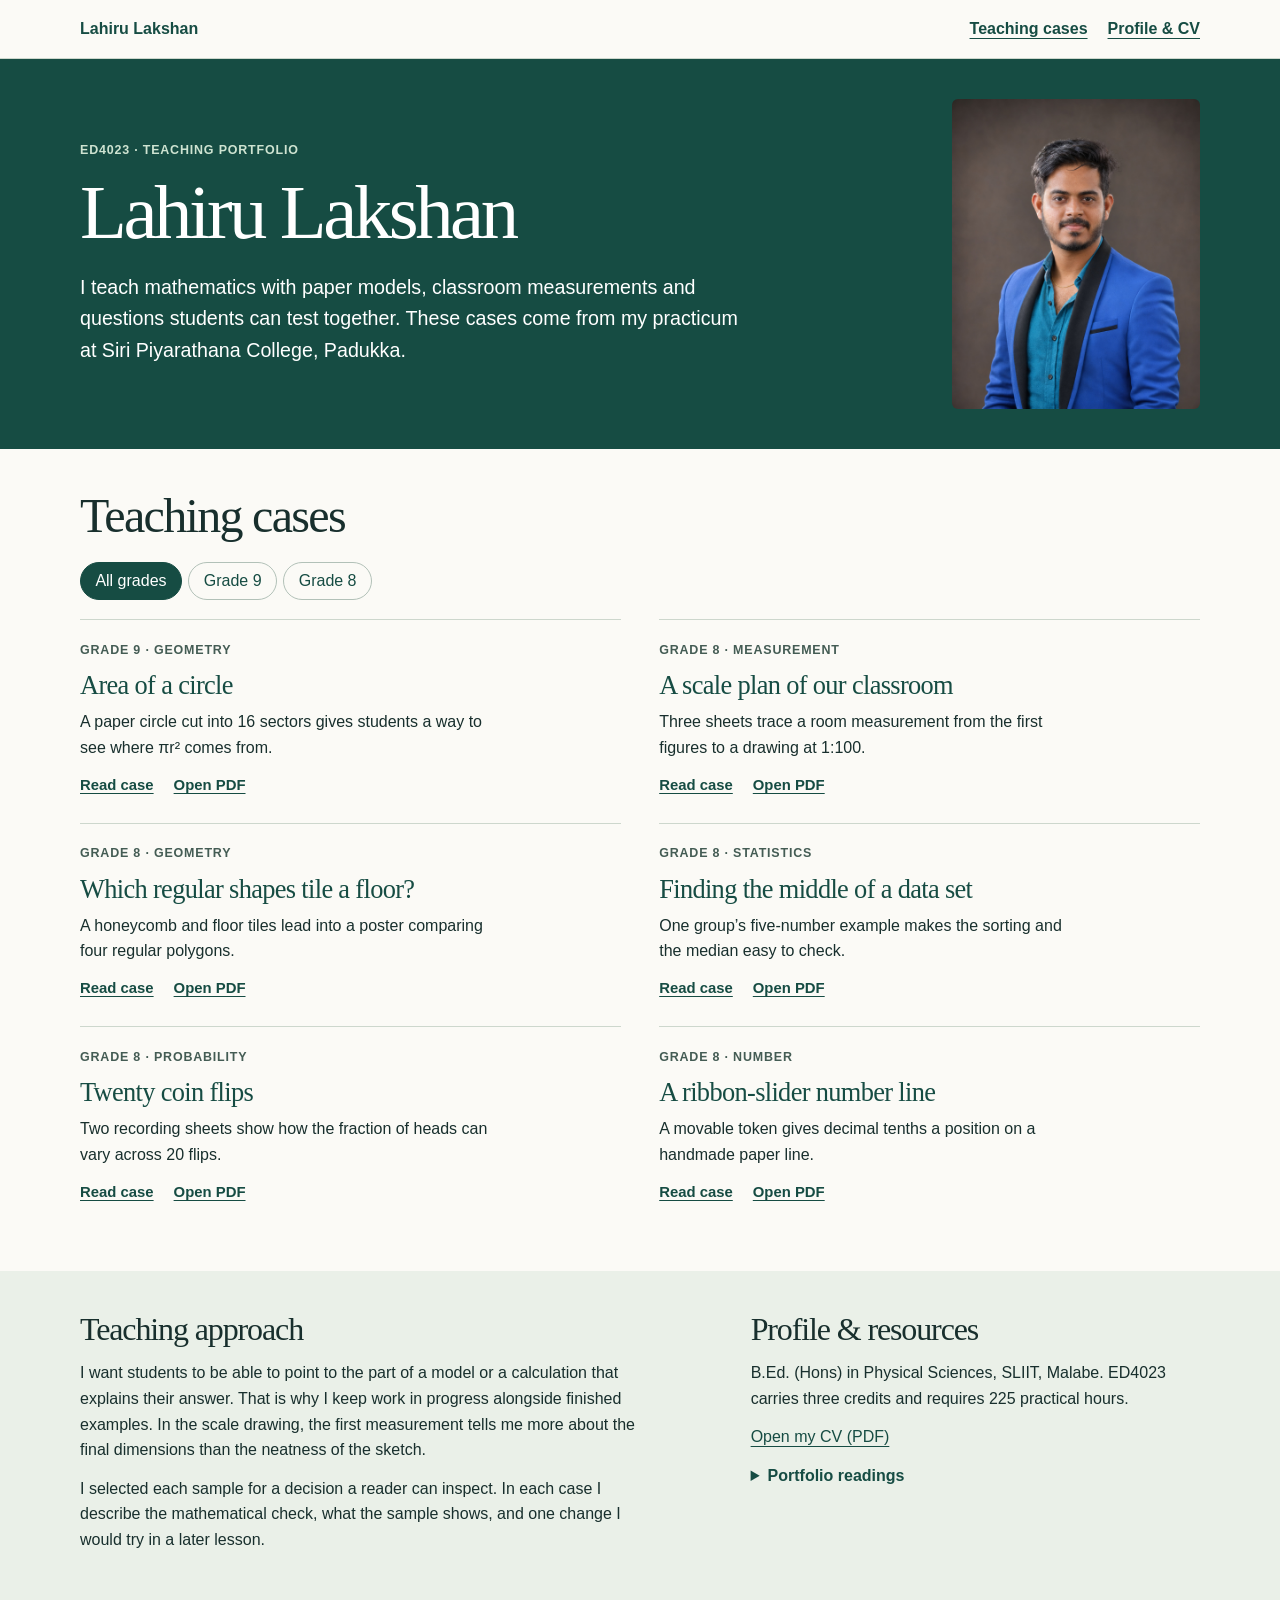
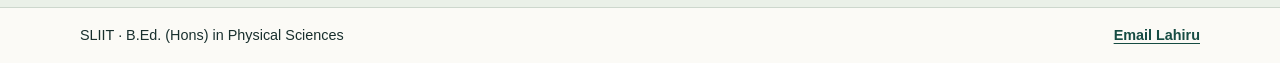
<file: index.html>
<!doctype html>
<html lang="en"><head><meta charset="utf-8"><meta name="viewport" content="width=device-width,initial-scale=1"><title>Mathematics teaching portfolio | Lahiru Lakshan</title><link rel="stylesheet" href="assets/portfolio.css"></head>
<body><a class="skip" href="#main">Skip to content</a><header><div class="wrap"><a class="brand" href="index.html">Lahiru Lakshan</a><nav aria-label="Portfolio"><a href="index.html#cases">Teaching cases</a><a href="index.html#profile">Profile &amp; CV</a></nav></div></header>
<main id="main"><section class="intro"><div class="wrap hero"><div><p class="meta">ED4023 · Teaching portfolio</p><h1>Lahiru Lakshan</h1><p class="lead">I teach mathematics with paper models, classroom measurements and questions students can test together. These cases come from my practicum at Siri Piyarathana College, Padukka.</p></div><img src="assets/images/lahiru.jpg" width="1120" height="1400" alt="Portrait of Lahiru Lakshan" fetchpriority="high"></div></section>
<section class="wrap section" id="cases" aria-labelledby="cases-heading"><h2 id="cases-heading">Teaching cases</h2>
<div class="filters" aria-label="Filter cases by grade" role="group" hidden><button type="button" data-grade="0" aria-pressed="true">All grades</button><button type="button" data-grade="9" aria-pressed="false">Grade 9</button><button type="button" data-grade="8" aria-pressed="false">Grade 8</button></div><p class="visually-hidden" role="status" id="count"></p>
<div class="grid"><article class="entry" data-case-grade="9"><p class="meta">Grade 9 · Geometry</p><h3><a href="circle-area.html">Area of a circle</a></h3><p>A paper circle cut into 16 sectors gives students a way to see where πr² comes from.</p><div class="actions"><a href="circle-area.html" aria-label="Read case: Area of a circle">Read case</a><a href="assets/docs/lahiru-grade9-circle-area-5e-lesson-plan.pdf" target="_blank" rel="noopener" aria-label="Open PDF: Area of a circle">Open PDF</a></div></article>
<article class="entry" data-case-grade="8"><p class="meta">Grade 8 · Measurement</p><h3><a href="scale-drawing.html">A scale plan of our classroom</a></h3><p>Three sheets trace a room measurement from the first figures to a drawing at 1:100.</p><div class="actions"><a href="scale-drawing.html" aria-label="Read case: A scale plan of our classroom">Read case</a><a href="assets/docs/lahiru-grade8-scale-diagrams-and-numberline-aid.pdf" target="_blank" rel="noopener" aria-label="Open PDF: A scale plan of our classroom">Open PDF</a></div></article>
<article class="entry" data-case-grade="8"><p class="meta">Grade 8 · Geometry</p><h3><a href="tessellation.html">Which regular shapes tile a floor?</a></h3><p>A honeycomb and floor tiles lead into a poster comparing four regular polygons.</p><div class="actions"><a href="tessellation.html" aria-label="Read case: Which regular shapes tile a floor?">Read case</a><a href="assets/docs/lahiru-grade8-tessellation-teaching-aid-report.pdf" target="_blank" rel="noopener" aria-label="Open PDF: Which regular shapes tile a floor?">Open PDF</a></div></article>
<article class="entry" data-case-grade="8"><p class="meta">Grade 8 · Statistics</p><h3><a href="statistics.html">Finding the middle of a data set</a></h3><p>One group’s five-number example makes the sorting and the median easy to check.</p><div class="actions"><a href="statistics.html" aria-label="Read case: Finding the middle of a data set">Read case</a><a href="assets/docs/lahiru-grade8-data-representation-action-study.pdf" target="_blank" rel="noopener" aria-label="Open PDF: Finding the middle of a data set">Open PDF</a></div></article>
<article class="entry" data-case-grade="8"><p class="meta">Grade 8 · Probability</p><h3><a href="probability.html">Twenty coin flips</a></h3><p>Two recording sheets show how the fraction of heads can vary across 20 flips.</p><div class="actions"><a href="probability.html" aria-label="Read case: Twenty coin flips">Read case</a><a href="assets/docs/lahiru-grade8-probability-experimental-lab.pdf" target="_blank" rel="noopener" aria-label="Open PDF: Twenty coin flips">Open PDF</a></div></article>
<article class="entry" data-case-grade="8"><p class="meta">Grade 8 · Number</p><h3><a href="number-line.html">A ribbon-slider number line</a></h3><p>A movable token gives decimal tenths a position on a handmade paper line.</p><div class="actions"><a href="number-line.html" aria-label="Read case: A ribbon-slider number line">Read case</a><a href="assets/docs/lahiru-grade8-triangle-construction-activity.pdf" target="_blank" rel="noopener" aria-label="Open PDF: A ribbon-slider number line">Open PDF</a></div></article></div></section>
<section id="profile" class="profile section"><div class="wrap"><div><h2>Teaching approach</h2><p>I want students to be able to point to the part of a model or a calculation that explains their answer. That is why I keep work in progress alongside finished examples. In the scale drawing, the first measurement tells me more about the final dimensions than the neatness of the sketch.</p><p>I selected each sample for a decision a reader can inspect. In each case I describe the mathematical check, what the sample shows, and one change I would try in a later lesson.</p></div><div><h2>Profile &amp; resources</h2><p>B.Ed. (Hons) in Physical Sciences, SLIIT, Malabe. ED4023 carries three credits and requires 225 practical hours.</p><p><a href="assets/docs/lahiru-lakshan-cv.pdf" target="_blank" rel="noopener">Open my CV (PDF)</a></p><details><summary>Portfolio readings</summary><ul><li><a href="assets/docs/amaya-et-al-2013-eportfolio-framework.pdf" target="_blank" rel="noopener">Educational e-portfolios: uses and tools</a> · Amaya and colleagues, 2013</li><li><a href="assets/docs/preparing-a-teaching-portfolio-handbook.pdf" target="_blank" rel="noopener">Preparing a Teaching Portfolio</a> · Mues and Sorcinelli, 2000</li></ul></details></div></div></section></main>
<script>
const filters = document.querySelector(".filters");
filters.hidden = false;
const entries = document.querySelectorAll("[data-case-grade]");
filters.addEventListener("click", event => {
  const selected = event.target.closest("button");
  if (!selected) return;
  let count = 0;
  for (const entry of entries) {
    entry.hidden = selected.dataset.grade !== "0" && entry.dataset.caseGrade !== selected.dataset.grade;
    if (!entry.hidden) count++;
  }
  for (const button of filters.querySelectorAll("button")) button.setAttribute("aria-pressed", String(button === selected));
  document.querySelector("#count").textContent = count + (count === 1 ? " case shown" : " cases shown");
});
</script><footer><div class="wrap"><span>SLIIT · B.Ed. (Hons) in Physical Sciences</span><a href="mailto:lakshan2026lahiru1415@gmail.com">Email Lahiru</a></div></footer></body></html>
</file>
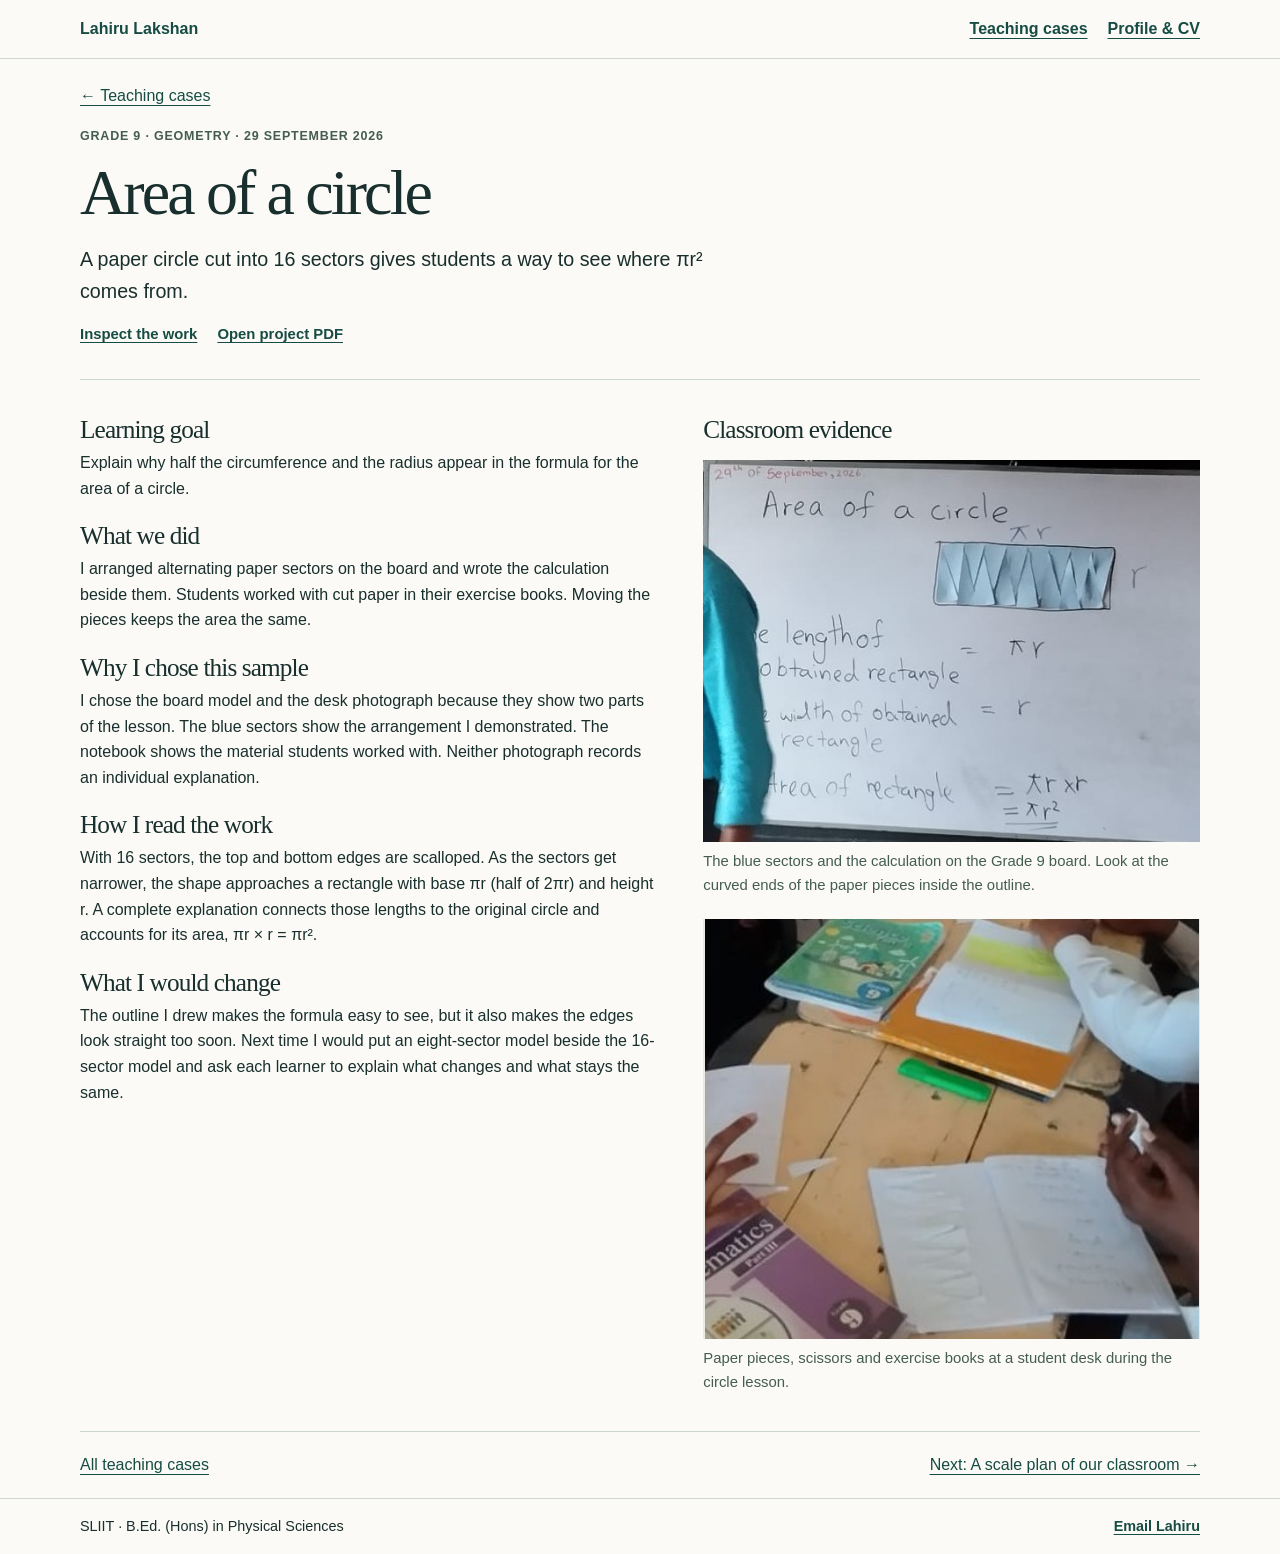
<file: circle-area.html>
<!doctype html>
<html lang="en"><head><meta charset="utf-8"><meta name="viewport" content="width=device-width,initial-scale=1"><title>Area of a circle | Lahiru Lakshan</title><link rel="stylesheet" href="assets/portfolio.css"></head>
<body><a class="skip" href="#main">Skip to content</a><header><div class="wrap"><a class="brand" href="index.html">Lahiru Lakshan</a><nav aria-label="Portfolio"><a href="index.html#cases">Teaching cases</a><a href="index.html#profile">Profile &amp; CV</a></nav></div></header>
<main class="wrap" id="main"><div class="case-head"><a class="back" href="index.html#cases">← Teaching cases</a><p class="meta">Grade 9 · Geometry · 29 September 2026</p><h1>Area of a circle</h1><p class="lead">A paper circle cut into 16 sectors gives students a way to see where πr² comes from.</p><div class="actions"><a href="#samples">Inspect the work</a><a href="assets/docs/lahiru-grade9-circle-area-5e-lesson-plan.pdf" target="_blank" rel="noopener">Open project PDF</a></div></div>
<div class="casebody"><div class="notes"><section><h2>Learning goal</h2><p>Explain why half the circumference and the radius appear in the formula for the area of a circle.</p></section>
<section><h2>What we did</h2><p>I arranged alternating paper sectors on the board and wrote the calculation beside them. Students worked with cut paper in their exercise books. Moving the pieces keeps the area the same.</p></section>
<section><h2>Why I chose this sample</h2><p>I chose the board model and the desk photograph because they show two parts of the lesson. The blue sectors show the arrangement I demonstrated. The notebook shows the material students worked with. Neither photograph records an individual explanation.</p></section>
<section><h2>How I read the work</h2><p>With 16 sectors, the top and bottom edges are scalloped. As the sectors get narrower, the shape approaches a rectangle with base πr (half of 2πr) and height r. A complete explanation connects those lengths to the original circle and accounts for its area, πr × r = πr².</p></section>
<section><h2>What I would change</h2><p>The outline I drew makes the formula easy to see, but it also makes the edges look straight too soon. Next time I would put an eight-sector model beside the 16-sector model and ask each learner to explain what changes and what stays the same.</p></section></div><section class="samples" id="samples"><h2>Classroom evidence</h2><figure><a href="assets/images/board.jpg" target="_blank" rel="noopener" aria-label="Open full-size image: The blue sectors and the calculation on the Grade 9 board. Look at the curved ends of the paper pieces inside the outline."><img src="assets/images/board.jpg" alt="The blue sectors and the calculation on the Grade 9 board. Look at the curved ends of the paper pieces inside the outline."></a><figcaption>The blue sectors and the calculation on the Grade 9 board. Look at the curved ends of the paper pieces inside the outline.</figcaption></figure>
<figure><a href="assets/images/sectors.jpg" target="_blank" rel="noopener" aria-label="Open full-size image: Paper pieces, scissors and exercise books at a student desk during the circle lesson."><img src="assets/images/sectors.jpg" alt="Paper pieces, scissors and exercise books at a student desk during the circle lesson."></a><figcaption>Paper pieces, scissors and exercise books at a student desk during the circle lesson.</figcaption></figure></section></div>
<nav class="casefoot" aria-label="More cases"><a href="index.html#cases">All teaching cases</a><a href="scale-drawing.html">Next: A scale plan of our classroom →</a></nav></main><footer><div class="wrap"><span>SLIIT · B.Ed. (Hons) in Physical Sciences</span><a href="mailto:mynewone2024lahiru@gmail.com">Email Lahiru</a></div></footer></body></html>
</file>
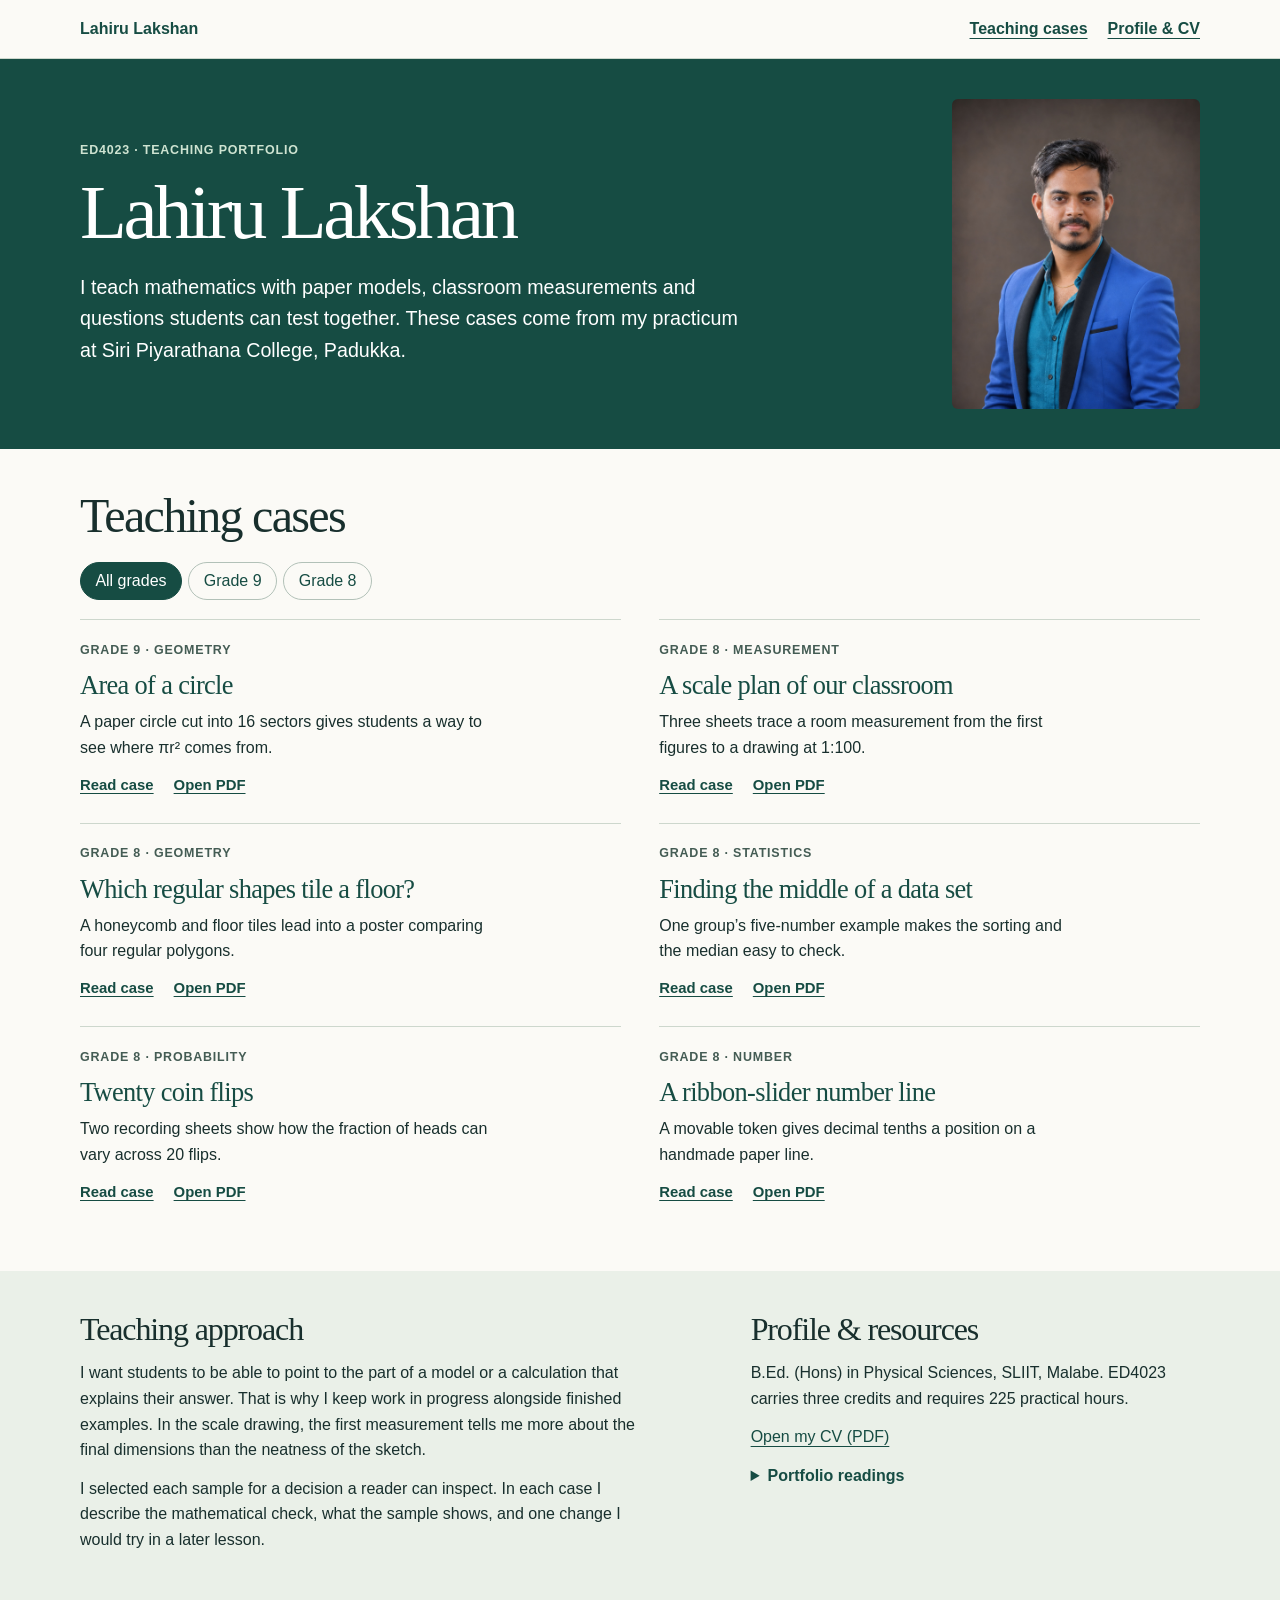
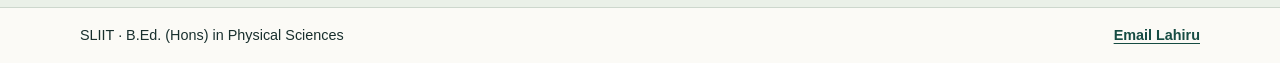
<file: lahiru_b_ed_hons_e_portfolio_rapid_delivery_system.html>
<!doctype html>
<html lang="en"><head><meta charset="utf-8"><meta name="viewport" content="width=device-width,initial-scale=1"><title>Mathematics teaching portfolio | Lahiru Lakshan</title><link rel="stylesheet" href="assets/portfolio.css"></head>
<body><a class="skip" href="#main">Skip to content</a><header><div class="wrap"><a class="brand" href="index.html">Lahiru Lakshan</a><nav aria-label="Portfolio"><a href="index.html#cases">Teaching cases</a><a href="index.html#profile">Profile &amp; CV</a></nav></div></header>
<main id="main"><section class="intro"><div class="wrap hero"><div><p class="meta">ED4023 · Teaching portfolio</p><h1>Lahiru Lakshan</h1><p class="lead">I teach mathematics with paper models, classroom measurements and questions students can test together. These cases come from my practicum at Siri Piyarathana College, Padukka.</p></div><img src="assets/images/lahiru.jpg" width="1120" height="1400" alt="Portrait of Lahiru Lakshan" fetchpriority="high"></div></section>
<section class="wrap section" id="cases" aria-labelledby="cases-heading"><h2 id="cases-heading">Teaching cases</h2>
<div class="filters" aria-label="Filter cases by grade" role="group" hidden><button type="button" data-grade="0" aria-pressed="true">All grades</button><button type="button" data-grade="9" aria-pressed="false">Grade 9</button><button type="button" data-grade="8" aria-pressed="false">Grade 8</button></div><p class="visually-hidden" role="status" id="count"></p>
<div class="grid"><article class="entry" data-case-grade="9"><p class="meta">Grade 9 · Geometry</p><h3><a href="circle-area.html">Area of a circle</a></h3><p>A paper circle cut into 16 sectors gives students a way to see where πr² comes from.</p><div class="actions"><a href="circle-area.html" aria-label="Read case: Area of a circle">Read case</a><a href="assets/docs/lahiru-grade9-circle-area-5e-lesson-plan.pdf" target="_blank" rel="noopener" aria-label="Open PDF: Area of a circle">Open PDF</a></div></article>
<article class="entry" data-case-grade="8"><p class="meta">Grade 8 · Measurement</p><h3><a href="scale-drawing.html">A scale plan of our classroom</a></h3><p>Three sheets trace a room measurement from the first figures to a drawing at 1:100.</p><div class="actions"><a href="scale-drawing.html" aria-label="Read case: A scale plan of our classroom">Read case</a><a href="assets/docs/lahiru-grade8-scale-diagrams-and-numberline-aid.pdf" target="_blank" rel="noopener" aria-label="Open PDF: A scale plan of our classroom">Open PDF</a></div></article>
<article class="entry" data-case-grade="8"><p class="meta">Grade 8 · Geometry</p><h3><a href="tessellation.html">Which regular shapes tile a floor?</a></h3><p>A honeycomb and floor tiles lead into a poster comparing four regular polygons.</p><div class="actions"><a href="tessellation.html" aria-label="Read case: Which regular shapes tile a floor?">Read case</a><a href="assets/docs/lahiru-grade8-tessellation-teaching-aid-report.pdf" target="_blank" rel="noopener" aria-label="Open PDF: Which regular shapes tile a floor?">Open PDF</a></div></article>
<article class="entry" data-case-grade="8"><p class="meta">Grade 8 · Statistics</p><h3><a href="statistics.html">Finding the middle of a data set</a></h3><p>One group’s five-number example makes the sorting and the median easy to check.</p><div class="actions"><a href="statistics.html" aria-label="Read case: Finding the middle of a data set">Read case</a><a href="assets/docs/lahiru-grade8-data-representation-action-study.pdf" target="_blank" rel="noopener" aria-label="Open PDF: Finding the middle of a data set">Open PDF</a></div></article>
<article class="entry" data-case-grade="8"><p class="meta">Grade 8 · Probability</p><h3><a href="probability.html">Twenty coin flips</a></h3><p>Two recording sheets show how the fraction of heads can vary across 20 flips.</p><div class="actions"><a href="probability.html" aria-label="Read case: Twenty coin flips">Read case</a><a href="assets/docs/lahiru-grade8-probability-experimental-lab.pdf" target="_blank" rel="noopener" aria-label="Open PDF: Twenty coin flips">Open PDF</a></div></article>
<article class="entry" data-case-grade="8"><p class="meta">Grade 8 · Number</p><h3><a href="number-line.html">A ribbon-slider number line</a></h3><p>A movable token gives decimal tenths a position on a handmade paper line.</p><div class="actions"><a href="number-line.html" aria-label="Read case: A ribbon-slider number line">Read case</a><a href="assets/docs/lahiru-grade8-triangle-construction-activity.pdf" target="_blank" rel="noopener" aria-label="Open PDF: A ribbon-slider number line">Open PDF</a></div></article></div></section>
<section id="profile" class="profile section"><div class="wrap"><div><h2>Teaching approach</h2><p>I want students to be able to point to the part of a model or a calculation that explains their answer. That is why I keep work in progress alongside finished examples. In the scale drawing, the first measurement tells me more about the final dimensions than the neatness of the sketch.</p><p>I selected each sample for a decision a reader can inspect. In each case I describe the mathematical check, what the sample shows, and one change I would try in a later lesson.</p></div><div><h2>Profile &amp; resources</h2><p>B.Ed. (Hons) in Physical Sciences, SLIIT, Malabe. ED4023 carries three credits and requires 225 practical hours.</p><p><a href="assets/docs/lahiru-lakshan-cv.pdf" target="_blank" rel="noopener">Open my CV (PDF)</a></p><details><summary>Portfolio readings</summary><ul><li><a href="assets/docs/amaya-et-al-2013-eportfolio-framework.pdf" target="_blank" rel="noopener">Educational e-portfolios: uses and tools</a> · Amaya and colleagues, 2013</li><li><a href="assets/docs/preparing-a-teaching-portfolio-handbook.pdf" target="_blank" rel="noopener">Preparing a Teaching Portfolio</a> · Mues and Sorcinelli, 2000</li></ul></details></div></div></section></main>
<script>
const filters = document.querySelector(".filters");
filters.hidden = false;
const entries = document.querySelectorAll("[data-case-grade]");
filters.addEventListener("click", event => {
  const selected = event.target.closest("button");
  if (!selected) return;
  let count = 0;
  for (const entry of entries) {
    entry.hidden = selected.dataset.grade !== "0" && entry.dataset.caseGrade !== selected.dataset.grade;
    if (!entry.hidden) count++;
  }
  for (const button of filters.querySelectorAll("button")) button.setAttribute("aria-pressed", String(button === selected));
  document.querySelector("#count").textContent = count + (count === 1 ? " case shown" : " cases shown");
});
</script><footer><div class="wrap"><span>SLIIT · B.Ed. (Hons) in Physical Sciences</span><a href="mailto:mynewone2024lahiru@gmail.com">Email Lahiru</a></div></footer></body></html>
</file>
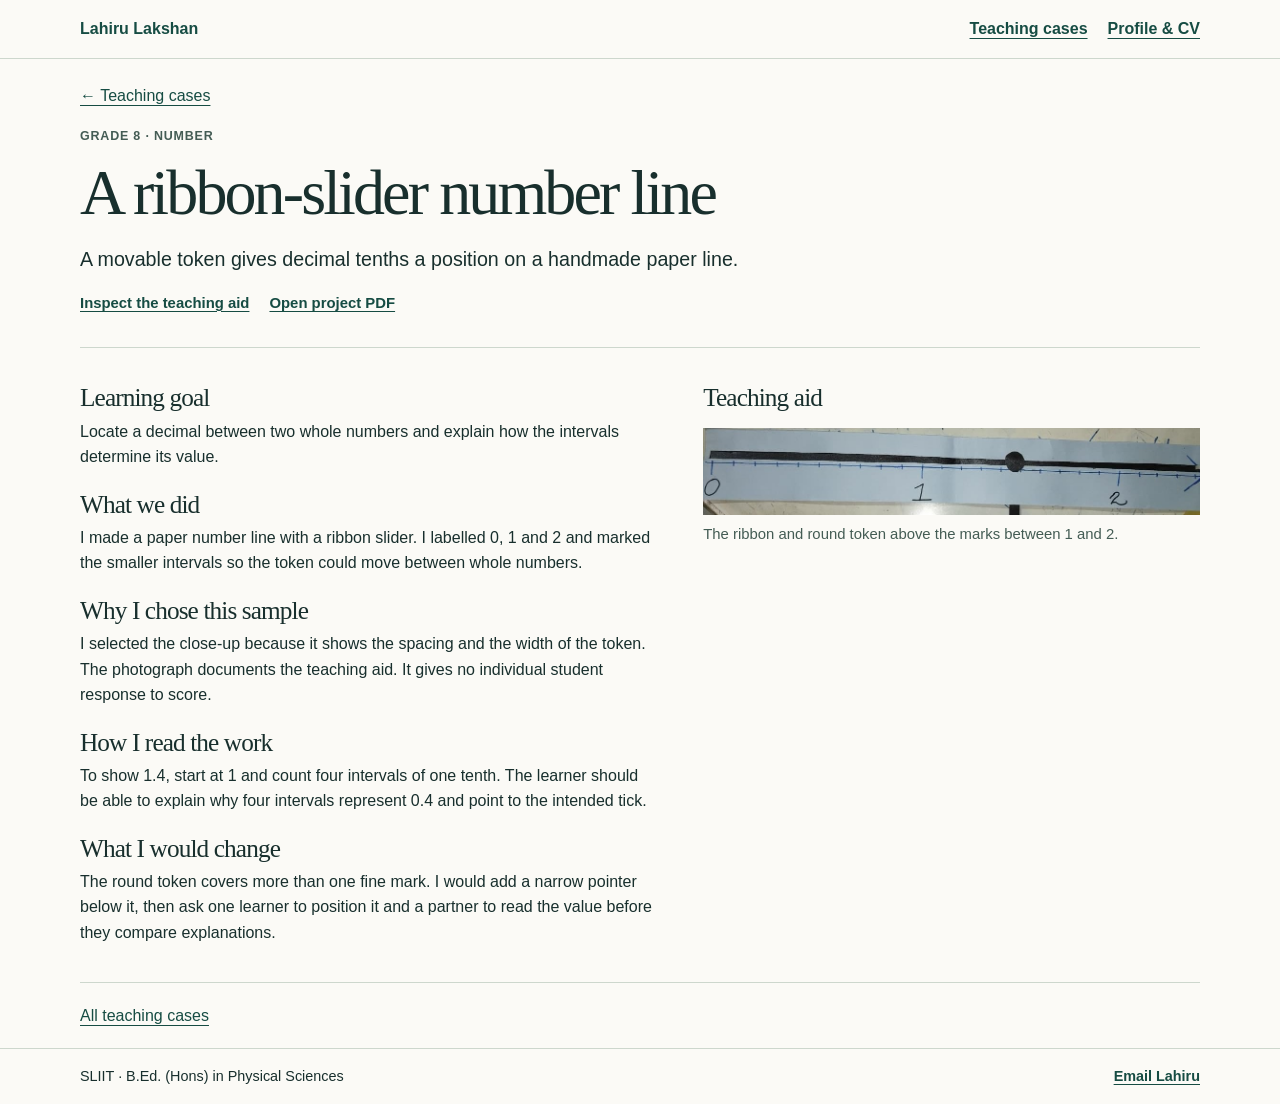
<file: number-line.html>
<!doctype html>
<html lang="en"><head><meta charset="utf-8"><meta name="viewport" content="width=device-width,initial-scale=1"><title>A ribbon-slider number line | Lahiru Lakshan</title><link rel="stylesheet" href="assets/portfolio.css"></head>
<body><a class="skip" href="#main">Skip to content</a><header><div class="wrap"><a class="brand" href="index.html">Lahiru Lakshan</a><nav aria-label="Portfolio"><a href="index.html#cases">Teaching cases</a><a href="index.html#profile">Profile &amp; CV</a></nav></div></header>
<main class="wrap" id="main"><div class="case-head"><a class="back" href="index.html#cases">← Teaching cases</a><p class="meta">Grade 8 · Number</p><h1>A ribbon-slider number line</h1><p class="lead">A movable token gives decimal tenths a position on a handmade paper line.</p><div class="actions"><a href="#samples">Inspect the teaching aid</a><a href="assets/docs/lahiru-grade8-triangle-construction-activity.pdf" target="_blank" rel="noopener">Open project PDF</a></div></div>
<div class="casebody"><div class="notes"><section><h2>Learning goal</h2><p>Locate a decimal between two whole numbers and explain how the intervals determine its value.</p></section>
<section><h2>What we did</h2><p>I made a paper number line with a ribbon slider. I labelled 0, 1 and 2 and marked the smaller intervals so the token could move between whole numbers.</p></section>
<section><h2>Why I chose this sample</h2><p>I selected the close-up because it shows the spacing and the width of the token. The photograph documents the teaching aid. It gives no individual student response to score.</p></section>
<section><h2>How I read the work</h2><p>To show 1.4, start at 1 and count four intervals of one tenth. The learner should be able to explain why four intervals represent 0.4 and point to the intended tick.</p></section>
<section><h2>What I would change</h2><p>The round token covers more than one fine mark. I would add a narrow pointer below it, then ask one learner to position it and a partner to read the value before they compare explanations.</p></section></div><section class="samples" id="samples"><h2>Teaching aid</h2><figure><a href="assets/images/slider.jpg" target="_blank" rel="noopener" aria-label="Open full-size image: The ribbon and round token above the marks between 1 and 2."><img src="assets/images/slider.jpg" alt="The ribbon and round token above the marks between 1 and 2."></a><figcaption>The ribbon and round token above the marks between 1 and 2.</figcaption></figure></section></div>
<nav class="casefoot" aria-label="More cases"><a href="index.html#cases">All teaching cases</a></nav></main><footer><div class="wrap"><span>SLIIT · B.Ed. (Hons) in Physical Sciences</span><a href="mailto:mynewone2024lahiru@gmail.com">Email Lahiru</a></div></footer></body></html>
</file>
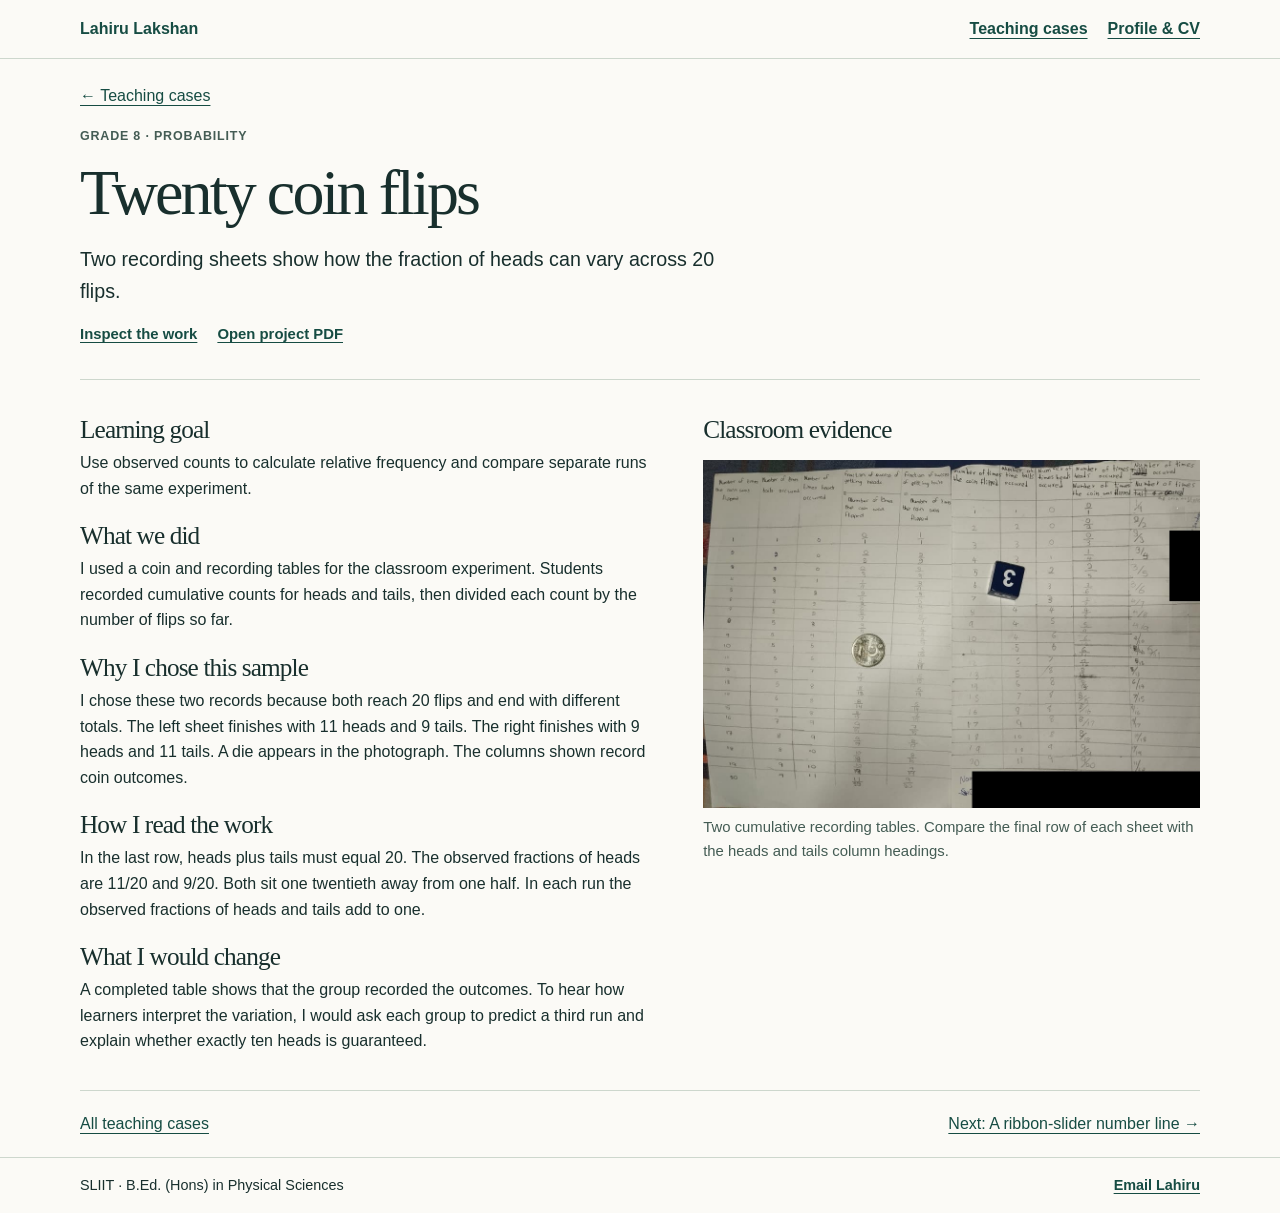
<file: probability.html>
<!doctype html>
<html lang="en"><head><meta charset="utf-8"><meta name="viewport" content="width=device-width,initial-scale=1"><title>Twenty coin flips | Lahiru Lakshan</title><link rel="stylesheet" href="assets/portfolio.css"></head>
<body><a class="skip" href="#main">Skip to content</a><header><div class="wrap"><a class="brand" href="index.html">Lahiru Lakshan</a><nav aria-label="Portfolio"><a href="index.html#cases">Teaching cases</a><a href="index.html#profile">Profile &amp; CV</a></nav></div></header>
<main class="wrap" id="main"><div class="case-head"><a class="back" href="index.html#cases">← Teaching cases</a><p class="meta">Grade 8 · Probability</p><h1>Twenty coin flips</h1><p class="lead">Two recording sheets show how the fraction of heads can vary across 20 flips.</p><div class="actions"><a href="#samples">Inspect the work</a><a href="assets/docs/lahiru-grade8-probability-experimental-lab.pdf" target="_blank" rel="noopener">Open project PDF</a></div></div>
<div class="casebody"><div class="notes"><section><h2>Learning goal</h2><p>Use observed counts to calculate relative frequency and compare separate runs of the same experiment.</p></section>
<section><h2>What we did</h2><p>I used a coin and recording tables for the classroom experiment. Students recorded cumulative counts for heads and tails, then divided each count by the number of flips so far.</p></section>
<section><h2>Why I chose this sample</h2><p>I chose these two records because both reach 20 flips and end with different totals. The left sheet finishes with 11 heads and 9 tails. The right finishes with 9 heads and 11 tails. A die appears in the photograph. The columns shown record coin outcomes.</p></section>
<section><h2>How I read the work</h2><p>In the last row, heads plus tails must equal 20. The observed fractions of heads are 11/20 and 9/20. Both sit one twentieth away from one half. In each run the observed fractions of heads and tails add to one.</p></section>
<section><h2>What I would change</h2><p>A completed table shows that the group recorded the outcomes. To hear how learners interpret the variation, I would ask each group to predict a third run and explain whether exactly ten heads is guaranteed.</p></section></div><section class="samples" id="samples"><h2>Classroom evidence</h2><figure><a href="assets/images/probability.jpg" target="_blank" rel="noopener" aria-label="Open full-size image: Two cumulative recording tables. Compare the final row of each sheet with the heads and tails column headings."><img src="assets/images/probability.jpg" alt="Two cumulative recording tables. Compare the final row of each sheet with the heads and tails column headings."></a><figcaption>Two cumulative recording tables. Compare the final row of each sheet with the heads and tails column headings.</figcaption></figure></section></div>
<nav class="casefoot" aria-label="More cases"><a href="index.html#cases">All teaching cases</a><a href="number-line.html">Next: A ribbon-slider number line →</a></nav></main><footer><div class="wrap"><span>SLIIT · B.Ed. (Hons) in Physical Sciences</span><a href="mailto:mynewone2024lahiru@gmail.com">Email Lahiru</a></div></footer></body></html>
</file>
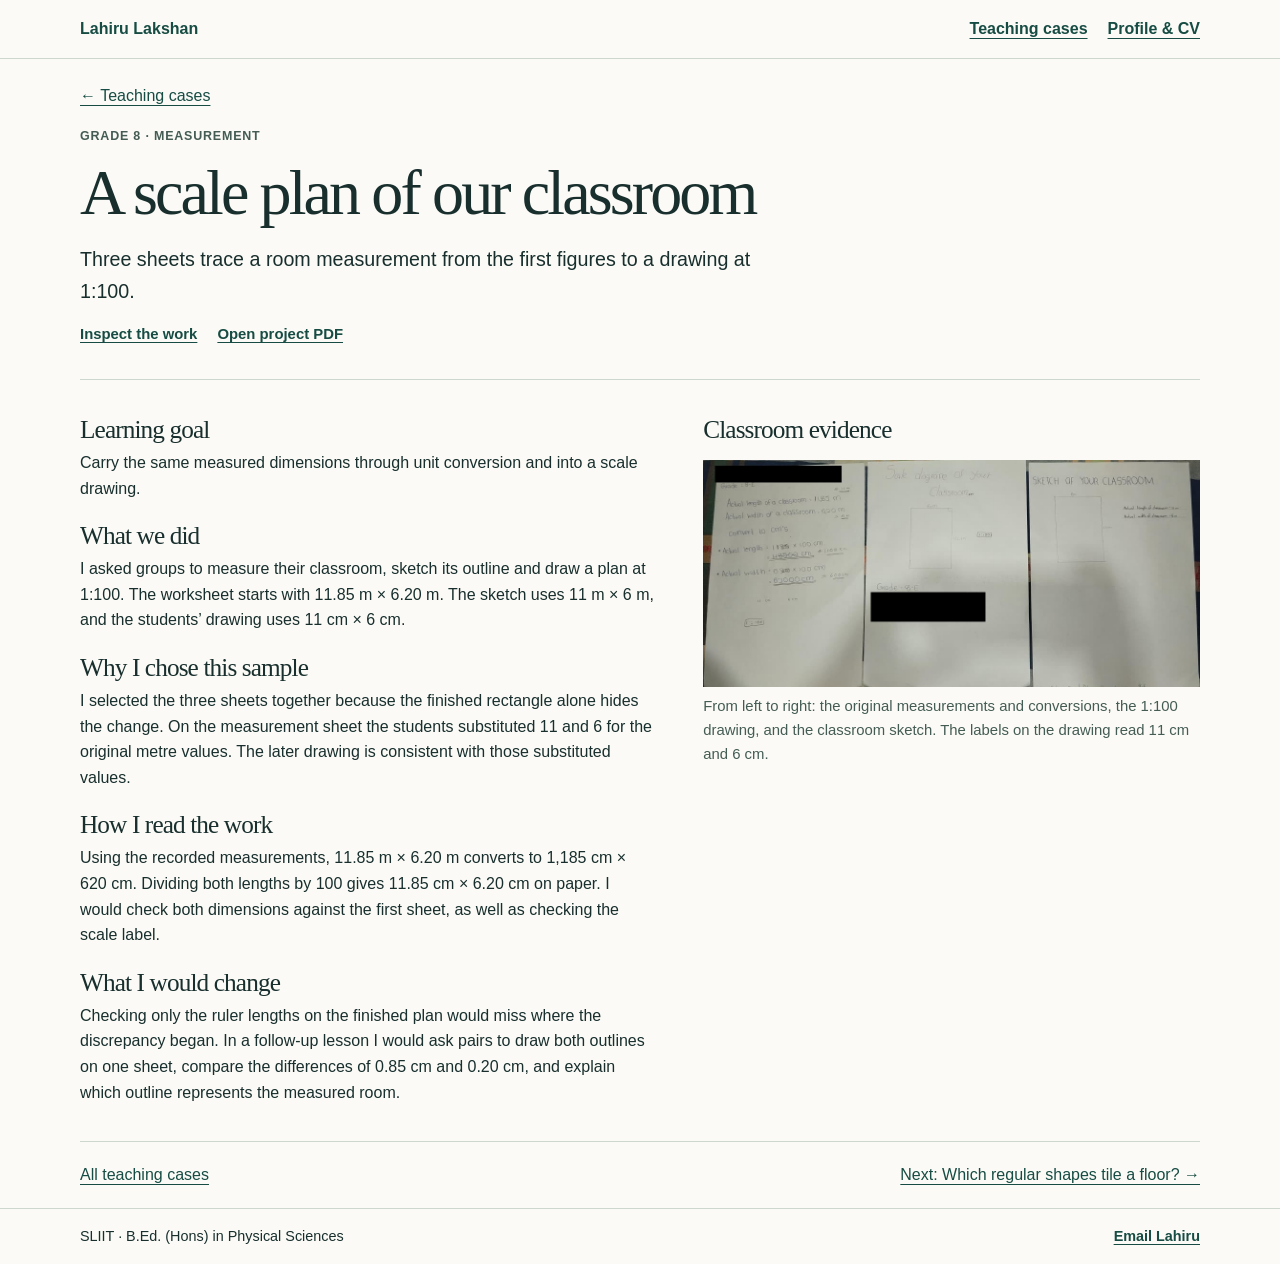
<file: scale-drawing.html>
<!doctype html>
<html lang="en"><head><meta charset="utf-8"><meta name="viewport" content="width=device-width,initial-scale=1"><title>A scale plan of our classroom | Lahiru Lakshan</title><link rel="stylesheet" href="assets/portfolio.css"></head>
<body><a class="skip" href="#main">Skip to content</a><header><div class="wrap"><a class="brand" href="index.html">Lahiru Lakshan</a><nav aria-label="Portfolio"><a href="index.html#cases">Teaching cases</a><a href="index.html#profile">Profile &amp; CV</a></nav></div></header>
<main class="wrap" id="main"><div class="case-head"><a class="back" href="index.html#cases">← Teaching cases</a><p class="meta">Grade 8 · Measurement</p><h1>A scale plan of our classroom</h1><p class="lead">Three sheets trace a room measurement from the first figures to a drawing at 1:100.</p><div class="actions"><a href="#samples">Inspect the work</a><a href="assets/docs/lahiru-grade8-scale-diagrams-and-numberline-aid.pdf" target="_blank" rel="noopener">Open project PDF</a></div></div>
<div class="casebody"><div class="notes"><section><h2>Learning goal</h2><p>Carry the same measured dimensions through unit conversion and into a scale drawing.</p></section>
<section><h2>What we did</h2><p>I asked groups to measure their classroom, sketch its outline and draw a plan at 1:100. The worksheet starts with 11.85 m × 6.20 m. The sketch uses 11 m × 6 m, and the students’ drawing uses 11 cm × 6 cm.</p></section>
<section><h2>Why I chose this sample</h2><p>I selected the three sheets together because the finished rectangle alone hides the change. On the measurement sheet the students substituted 11 and 6 for the original metre values. The later drawing is consistent with those substituted values.</p></section>
<section><h2>How I read the work</h2><p>Using the recorded measurements, 11.85 m × 6.20 m converts to 1,185 cm × 620 cm. Dividing both lengths by 100 gives 11.85 cm × 6.20 cm on paper. I would check both dimensions against the first sheet, as well as checking the scale label.</p></section>
<section><h2>What I would change</h2><p>Checking only the ruler lengths on the finished plan would miss where the discrepancy began. In a follow-up lesson I would ask pairs to draw both outlines on one sheet, compare the differences of 0.85 cm and 0.20 cm, and explain which outline represents the measured room.</p></section></div><section class="samples" id="samples"><h2>Classroom evidence</h2><figure><a href="assets/images/scale.jpg" target="_blank" rel="noopener" aria-label="Open full-size image: From left to right: the original measurements and conversions, the 1:100 drawing, and the classroom sketch. The labels on the drawing read 11 cm and 6 cm."><img src="assets/images/scale.jpg" alt="From left to right: the original measurements and conversions, the 1:100 drawing, and the classroom sketch. The labels on the drawing read 11 cm and 6 cm."></a><figcaption>From left to right: the original measurements and conversions, the 1:100 drawing, and the classroom sketch. The labels on the drawing read 11 cm and 6 cm.</figcaption></figure></section></div>
<nav class="casefoot" aria-label="More cases"><a href="index.html#cases">All teaching cases</a><a href="tessellation.html">Next: Which regular shapes tile a floor? →</a></nav></main><footer><div class="wrap"><span>SLIIT · B.Ed. (Hons) in Physical Sciences</span><a href="mailto:mynewone2024lahiru@gmail.com">Email Lahiru</a></div></footer></body></html>
</file>
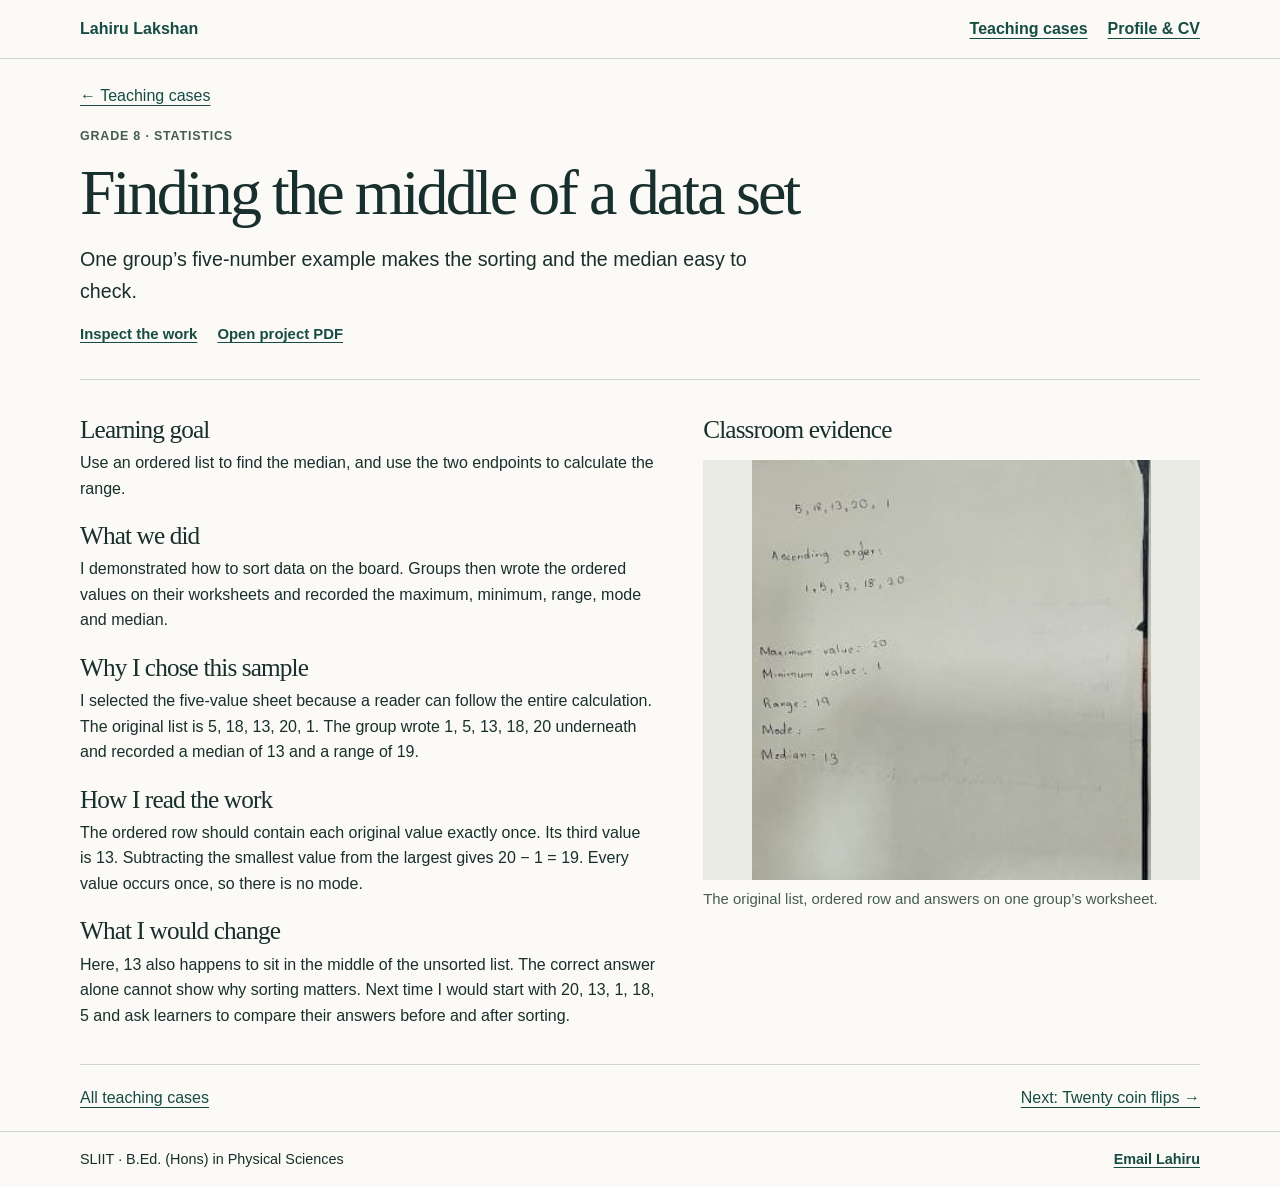
<file: statistics.html>
<!doctype html>
<html lang="en"><head><meta charset="utf-8"><meta name="viewport" content="width=device-width,initial-scale=1"><title>Finding the middle of a data set | Lahiru Lakshan</title><link rel="stylesheet" href="assets/portfolio.css"></head>
<body><a class="skip" href="#main">Skip to content</a><header><div class="wrap"><a class="brand" href="index.html">Lahiru Lakshan</a><nav aria-label="Portfolio"><a href="index.html#cases">Teaching cases</a><a href="index.html#profile">Profile &amp; CV</a></nav></div></header>
<main class="wrap" id="main"><div class="case-head"><a class="back" href="index.html#cases">← Teaching cases</a><p class="meta">Grade 8 · Statistics</p><h1>Finding the middle of a data set</h1><p class="lead">One group’s five-number example makes the sorting and the median easy to check.</p><div class="actions"><a href="#samples">Inspect the work</a><a href="assets/docs/lahiru-grade8-data-representation-action-study.pdf" target="_blank" rel="noopener">Open project PDF</a></div></div>
<div class="casebody"><div class="notes"><section><h2>Learning goal</h2><p>Use an ordered list to find the median, and use the two endpoints to calculate the range.</p></section>
<section><h2>What we did</h2><p>I demonstrated how to sort data on the board. Groups then wrote the ordered values on their worksheets and recorded the maximum, minimum, range, mode and median.</p></section>
<section><h2>Why I chose this sample</h2><p>I selected the five-value sheet because a reader can follow the entire calculation. The original list is 5, 18, 13, 20, 1. The group wrote 1, 5, 13, 18, 20 underneath and recorded a median of 13 and a range of 19.</p></section>
<section><h2>How I read the work</h2><p>The ordered row should contain each original value exactly once. Its third value is 13. Subtracting the smallest value from the largest gives 20 − 1 = 19. Every value occurs once, so there is no mode.</p></section>
<section><h2>What I would change</h2><p>Here, 13 also happens to sit in the middle of the unsorted list. The correct answer alone cannot show why sorting matters. Next time I would start with 20, 13, 1, 18, 5 and ask learners to compare their answers before and after sorting.</p></section></div><section class="samples" id="samples"><h2>Classroom evidence</h2><figure><a href="assets/images/statistics.jpg" target="_blank" rel="noopener" aria-label="Open full-size image: The original list, ordered row and answers on one group’s worksheet."><img src="assets/images/statistics.jpg" alt="The original list, ordered row and answers on one group’s worksheet."></a><figcaption>The original list, ordered row and answers on one group’s worksheet.</figcaption></figure></section></div>
<nav class="casefoot" aria-label="More cases"><a href="index.html#cases">All teaching cases</a><a href="probability.html">Next: Twenty coin flips →</a></nav></main><footer><div class="wrap"><span>SLIIT · B.Ed. (Hons) in Physical Sciences</span><a href="mailto:mynewone2024lahiru@gmail.com">Email Lahiru</a></div></footer></body></html>
</file>
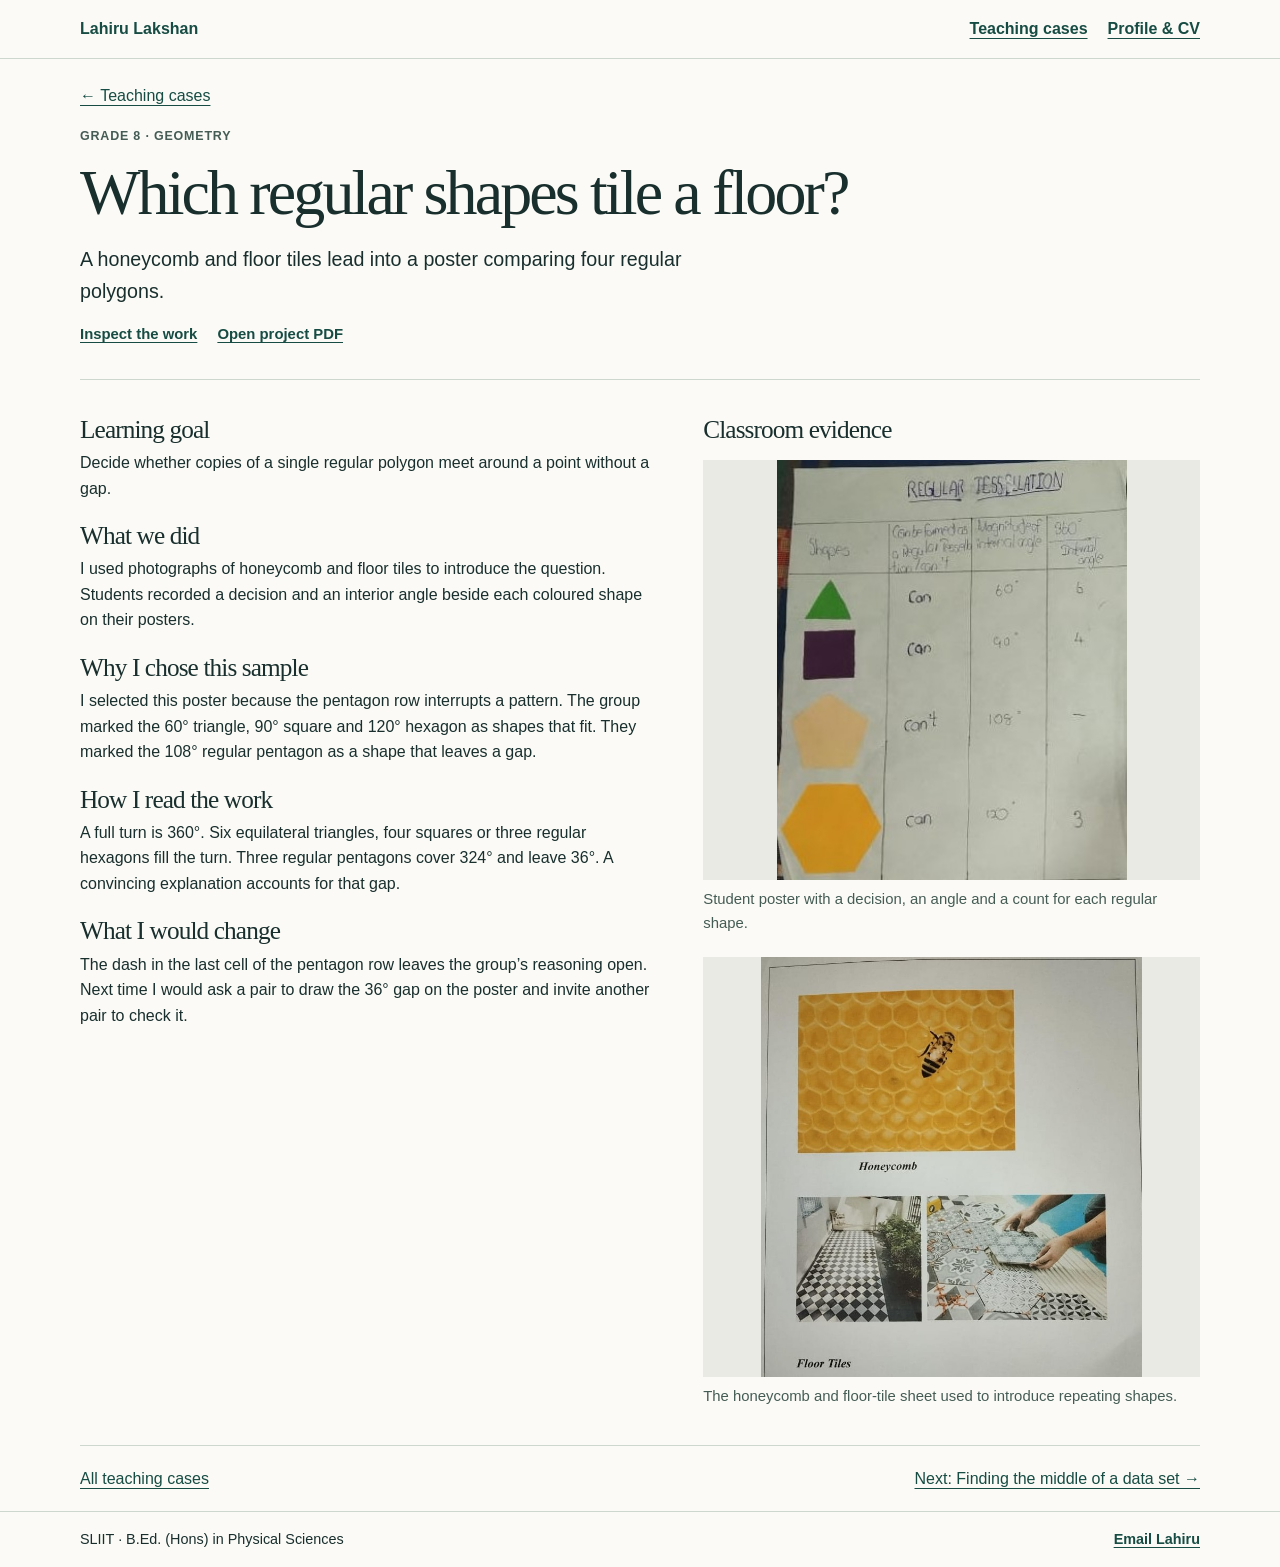
<file: tessellation.html>
<!doctype html>
<html lang="en"><head><meta charset="utf-8"><meta name="viewport" content="width=device-width,initial-scale=1"><title>Which regular shapes tile a floor? | Lahiru Lakshan</title><link rel="stylesheet" href="assets/portfolio.css"></head>
<body><a class="skip" href="#main">Skip to content</a><header><div class="wrap"><a class="brand" href="index.html">Lahiru Lakshan</a><nav aria-label="Portfolio"><a href="index.html#cases">Teaching cases</a><a href="index.html#profile">Profile &amp; CV</a></nav></div></header>
<main class="wrap" id="main"><div class="case-head"><a class="back" href="index.html#cases">← Teaching cases</a><p class="meta">Grade 8 · Geometry</p><h1>Which regular shapes tile a floor?</h1><p class="lead">A honeycomb and floor tiles lead into a poster comparing four regular polygons.</p><div class="actions"><a href="#samples">Inspect the work</a><a href="assets/docs/lahiru-grade8-tessellation-teaching-aid-report.pdf" target="_blank" rel="noopener">Open project PDF</a></div></div>
<div class="casebody"><div class="notes"><section><h2>Learning goal</h2><p>Decide whether copies of a single regular polygon meet around a point without a gap.</p></section>
<section><h2>What we did</h2><p>I used photographs of honeycomb and floor tiles to introduce the question. Students recorded a decision and an interior angle beside each coloured shape on their posters.</p></section>
<section><h2>Why I chose this sample</h2><p>I selected this poster because the pentagon row interrupts a pattern. The group marked the 60° triangle, 90° square and 120° hexagon as shapes that fit. They marked the 108° regular pentagon as a shape that leaves a gap.</p></section>
<section><h2>How I read the work</h2><p>A full turn is 360°. Six equilateral triangles, four squares or three regular hexagons fill the turn. Three regular pentagons cover 324° and leave 36°. A convincing explanation accounts for that gap.</p></section>
<section><h2>What I would change</h2><p>The dash in the last cell of the pentagon row leaves the group’s reasoning open. Next time I would ask a pair to draw the 36° gap on the poster and invite another pair to check it.</p></section></div><section class="samples" id="samples"><h2>Classroom evidence</h2><figure><a href="assets/images/tessellations.jpg" target="_blank" rel="noopener" aria-label="Open full-size image: Student poster with a decision, an angle and a count for each regular shape."><img src="assets/images/tessellations.jpg" alt="Student poster with a decision, an angle and a count for each regular shape."></a><figcaption>Student poster with a decision, an angle and a count for each regular shape.</figcaption></figure>
<figure><a href="assets/images/patterns.jpg" target="_blank" rel="noopener" aria-label="Open full-size image: The honeycomb and floor-tile sheet used to introduce repeating shapes."><img src="assets/images/patterns.jpg" alt="The honeycomb and floor-tile sheet used to introduce repeating shapes."></a><figcaption>The honeycomb and floor-tile sheet used to introduce repeating shapes.</figcaption></figure></section></div>
<nav class="casefoot" aria-label="More cases"><a href="index.html#cases">All teaching cases</a><a href="statistics.html">Next: Finding the middle of a data set →</a></nav></main><footer><div class="wrap"><span>SLIIT · B.Ed. (Hons) in Physical Sciences</span><a href="mailto:mynewone2024lahiru@gmail.com">Email Lahiru</a></div></footer></body></html>
</file>
<file: assets/portfolio.css>
:root{color-scheme:light;--ink:#182f2d;--forest:#164c43;--paper:#fbfaf6;--rule:#cdd7cd;--muted:#445c54;--serif:Georgia,"Times New Roman",serif;--sans:Inter,"Segoe UI",Arial,sans-serif}
*{box-sizing:border-box}body{margin:0;background:var(--paper);color:var(--ink);font:1rem/1.6 var(--sans)}a{color:var(--forest);text-underline-offset:.22em}a:hover{text-decoration-thickness:2px}a:focus-visible,button:focus-visible,summary:focus-visible{outline:3px solid #b55a19;outline-offset:4px}button{font:inherit}h1,h2,h3,p,figure{margin:0}h1,h2,h3{font-family:var(--serif);font-weight:normal;line-height:1.1;text-wrap:balance}h1{font-size:clamp(2.9rem,6vw,5rem);letter-spacing:-.045em}h2{font-size:clamp(2rem,4vw,3rem);letter-spacing:-.035em}h3{font-size:1.65rem;letter-spacing:-.025em}.wrap{width:min(1120px,calc(100% - 3rem));margin-inline:auto}.skip{position:absolute;left:-999em}.skip:focus{left:1rem;top:.4rem;background:white;z-index:2}header{border-bottom:1px solid var(--rule)}header .wrap,footer .wrap{display:flex;align-items:center;justify-content:space-between;gap:1rem;padding-block:1rem}header a,footer a{font-weight:600}.brand{text-decoration:none}nav,.actions,.filters{display:flex;flex-wrap:wrap;align-items:center;gap:.75rem 1.25rem}.intro{background:var(--forest);color:white}.hero{display:grid;grid-template-columns:1fr minmax(180px,26%);align-items:center;gap:2.25rem;padding-block:2.5rem}.hero img{width:100%;height:clamp(190px,21vw,245px);object-fit:cover;object-position:50% 28%;border-radius:3px}.meta{font-size:.78rem;font-weight:650;letter-spacing:.065em;text-transform:uppercase;color:var(--muted);margin-bottom:.65rem}.intro .meta{color:#cee3d1}.lead{font-size:clamp(1.05rem,2vw,1.23rem);max-width:62ch;margin-top:1rem}.section{padding-block:2.6rem}.filters{margin:1.2rem 0;gap:.4rem}.filters button{border:1px solid #b2c1b8;background:transparent;color:var(--forest);border-radius:2rem;padding:.32rem .9rem;cursor:pointer}.filters button[aria-pressed=true]{background:var(--forest);color:white;border-color:var(--forest)}.grid{display:grid;grid-template-columns:repeat(2,minmax(0,1fr));gap:0 2.4rem}.entry{border-top:1px solid var(--rule);padding:1.3rem 0 1.55rem}.entry h3 a{text-decoration:none}.entry h3 a:hover{text-decoration:underline}.entry p:not(.meta){margin:.55rem 0 .85rem;max-width:46ch}.actions a{font-size:.93rem;font-weight:650}.profile{background:#eaf0e8}.profile .wrap{display:grid;grid-template-columns:1.35fr 1fr;gap:4rem}.profile h2{font-size:2rem}.profile p{margin:.8rem 0;max-width:65ch}summary{cursor:pointer;color:var(--forest);font-weight:600}details ul{padding-left:1.1rem}.back{display:inline-block;margin-bottom:1.2rem}.case-head{padding:1.5rem 0 2rem;border-bottom:1px solid var(--rule)}.case-head h1{font-size:clamp(2.5rem,5vw,4.3rem)}.case-head .actions{margin-top:1rem}.casebody{display:grid;grid-template-columns:minmax(0,1.1fr) minmax(0,.95fr);align-items:start;gap:3rem;padding-block:2.25rem}.casebody h2{font-size:1.58rem}.notes section+section{margin-top:1.3rem}.notes p{margin-top:.4rem}.samples{min-width:0}.samples h2{margin-bottom:1rem}figure+figure{margin-top:1.35rem}.samples img{width:100%;max-height:420px;object-fit:contain;background:#e8eae3;display:block}.samples a{display:block}figcaption{margin-top:.5rem;color:var(--muted);font-size:.93rem}.casefoot{border-top:1px solid var(--rule);padding-block:1.25rem;display:flex;justify-content:space-between;gap:1rem;flex-wrap:wrap}footer{border-top:1px solid var(--rule);font-size:.9rem}.visually-hidden{position:absolute;width:1px;height:1px;overflow:hidden;clip-path:inset(50%)}[hidden]{display:none!important}
@media(max-width:720px){.wrap{width:calc(100% - 2rem)}.hero{grid-template-columns:1fr 100px;gap:1rem;padding-block:1.6rem}.hero img{height:135px}.hero h1{font-size:2.55rem}.hero .lead{font-size:1rem}.grid,.profile .wrap,.casebody{grid-template-columns:1fr}.profile .wrap,.casebody{gap:2rem}.section{padding-block:1.8rem}header .wrap,footer .wrap{flex-wrap:wrap}header nav{gap:.75rem}.samples{grid-row:2}.entry{padding:1rem 0}.case-head{padding-top:1rem}}
@media(max-width:440px){.hero{grid-template-columns:1fr 80px}.hero img{height:104px;align-self:start}.hero .lead{grid-column:1/-1}.hero{row-gap:0}.hero .lead{margin-top:.65rem}.hero .meta{font-size:.7rem}.casebody{padding-block:1.5rem}}

.hero{grid-template-columns:minmax(0,1fr) 248px;column-gap:clamp(2rem,8vw,7rem)}
.hero img{width:100%;height:auto;aspect-ratio:4/5;object-position:center;border-radius:6px}
.hero .lead{margin-top:1rem}
@media(max-width:720px){.hero{grid-template-columns:minmax(0,1fr) 108px;align-items:start;gap:1rem}.hero img{align-self:start}.hero h1{font-size:clamp(2.15rem,7vw,2.55rem)}}
@media(max-width:480px){.hero>div{display:contents}.hero .meta,.hero h1{grid-column:1}.hero .meta{align-self:end;margin:0}.hero h1{align-self:start}.hero img{grid-column:2;grid-row:1/span 2}.hero .lead{grid-column:1/-1;margin-top:0}}
</file>
